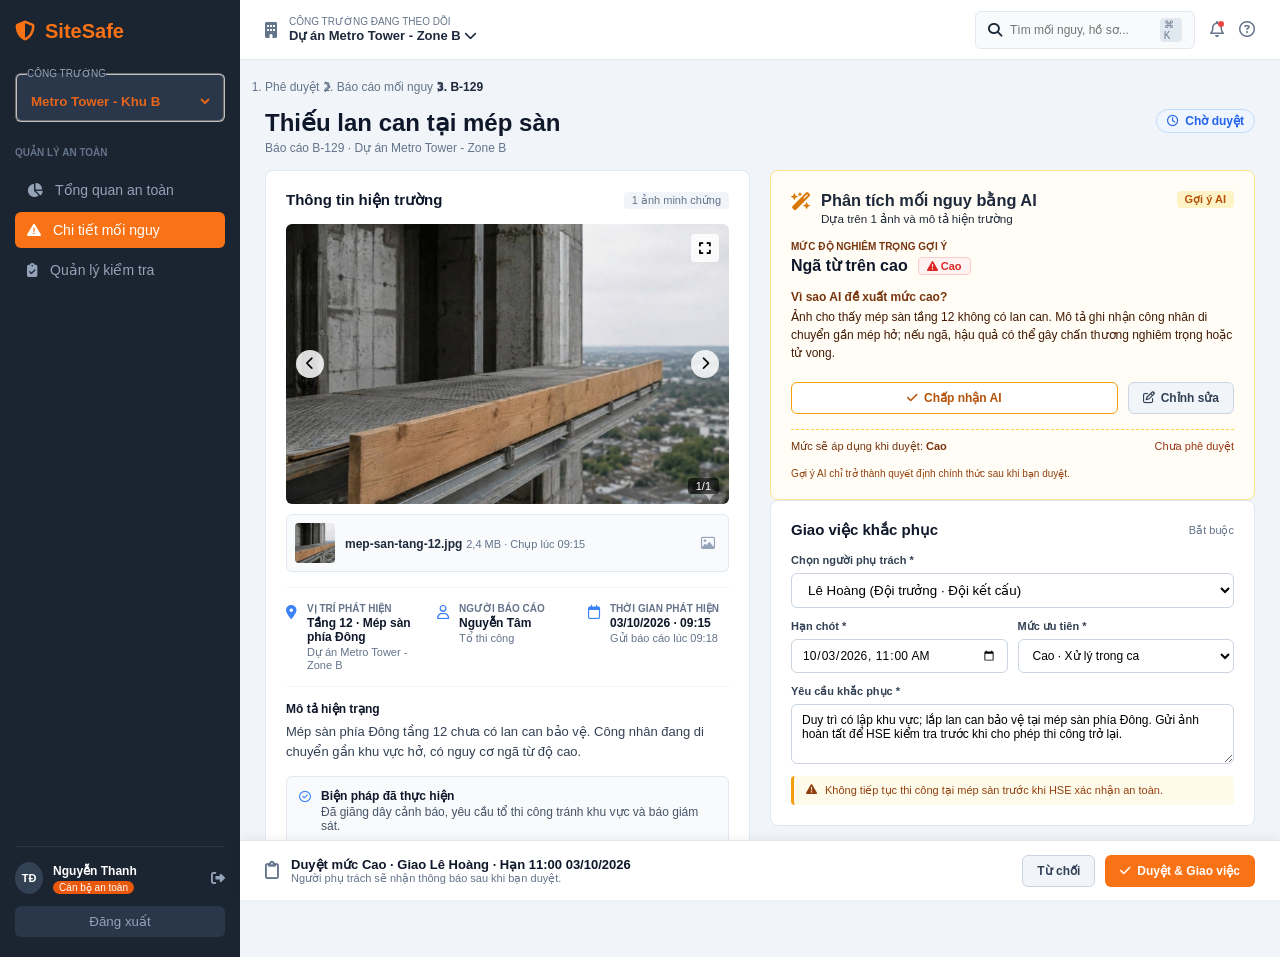
<file: index.html>
<!DOCTYPE html>
<html lang="vi">
<head>
    <meta charset="UTF-8">
    <meta name="viewport" content="width=device-width, initial-scale=1.0">
    <title>SiteSafe - Chi tiết mối nguy B-129</title>
    <link rel="stylesheet" href="https://cdnjs.cloudflare.com/ajax/libs/font-awesome/6.4.0/css/all.min.css">
    <link rel="stylesheet" href="css/style.css">
</head>
<body>
    <div class="khung-ung-dung">
        <aside class="thanh-ben">
            <header class="biieu-truong">
                <span class="bieu-tuong-biieu-truong"><i class="fa-solid fa-shield-halved"></i></span>
                <span class="van-ban-biieu-truong">SiteSafe</span>
            </header>

            <fieldset class="bo-chon-du-an">
                <legend class="nhan">CÔNG TRƯỜNG</legend>
                <select id="siteSelect">
                    <option value="1">Metro Tower - Khu B</option>
                    <option value="2">Metro Tower - Khu A</option>
                </select>
            </fieldset>

            <nav class="danh-muc-dieu-huong" aria-label="Điều hướng chính">
                <h2 class="nhan-danh-muc">QUẢN LÝ AN TOÀN</h2>
                <a href="#" class="muc-dieu-huong">
                    <i class="fa-solid fa-chart-pie"></i>
                    <span>Tổng quan an toàn</span>
                </a>
                <a href="#" class="muc-dieu-huong kich-hoat" aria-current="page">
                    <i class="fa-solid fa-triangle-exclamation"></i>
                    <span>Chi tiết mối nguy</span>
                </a>
                <a href="#" class="muc-dieu-huong">
                    <i class="fa-solid fa-clipboard-check"></i>
                    <span>Quản lý kiểm tra</span>
                </a>
            </nav>

            <footer class="ho-so-nguoi-dung">
                <span class="anh-da-dien">TĐ</span>
                <p class="thong-tin">
                    <strong class="ten">Nguyễn Thanh</strong>
                    <small class="vai-tro">Cán bộ an toàn</small>
                </p>
                <button type="button" class="nut-bieu-tuong-dang-xuat" title="Đăng xuất"><i class="fa-solid fa-right-from-bracket"></i></button>
            </footer>
            <button type="button" class="nut-dang-xuat">Đăng xuất</button>
        </aside>

        <main class="noi-dung-chinh">
            <header class="thanh-dau-trang">
                <div class="dau-trang-trai">
                    <i class="fa-solid fa-building bieu-tuong-xam"></i>
                    <p>
                        <small class="phu">CÔNG TRƯỜNG ĐANG THEO DÕI</small>
                        <strong class="du-an-hien-tai">Dự án Metro Tower - Zone B <i class="fa-solid fa-chevron-down"></i></strong>
                    </p>
                </div>
                <div class="dau-trang-phai">
                    <search class="o-tim-kiem">
                        <i class="fa-solid fa-magnifying-glass"></i>
                        <input type="search" placeholder="Tìm mối nguy, hồ sơ...">
                        <kbd class="phim-tat">⌘ K</kbd>
                    </search>
                    <button type="button" class="nut-bieu-tuong" aria-label="Thông báo"><i class="fa-regular fa-bell"></i><span class="huy-hieu-thong-bao"></span></button>
                    <button type="button" class="nut-bieu-tuong" aria-label="Trợ giúp"><i class="fa-regular fa-circle-question"></i></button>
                </div>
            </header>

            <div class="than-trang">
                <nav aria-label="Đường dẫn trang">
                    <ol class="duong-dan-trang">
                        <li><span>Phê duyệt</span> <i class="fa-solid fa-chevron-right"></i></li>
                        <li><span>Báo cáo mối nguy</span> <i class="fa-solid fa-chevron-right"></i></li>
                        <li class="hien-tai" aria-current="page">B-129</li>
                    </ol>
                </nav>

                <header class="tieu-de-chinh">
                    <div>
                        <h1>Thiếu lan can tại mép sàn</h1>
                        <p class="tieu-de-phu">Báo cáo B-129 · Dự án Metro Tower - Zone B</p>
                    </div>
                    <mark class="nhan-trang-thai cho-xu-ly"><i class="fa-regular fa-clock"></i> Chờ duyệt</mark>
                </header>

                <div class="luoi-noi-dung">
                    <section class="cot-trai">
                        <article class="the-noi-dung">
                            <header class="dau-the">
                                <h3>Thông tin hiện trường</h3>
                                <span class="nhan-trung-tinh">1 ảnh minh chứng</span>
                            </header>

                            <figure class="bo-suu-tap-anh">
                                <div class="khung-chua-anh">
                                    <img src="assets/image_e4fc7a30.jpg" alt="Hiện trường mép sàn" id="mainImg">
                                    <button type="button" class="nut-phong-to" id="expandBtn" aria-label="Phóng to ảnh"><i class="fa-solid fa-expand"></i></button>
                                    <button type="button" class="mui-ten-dieu-huong trai" aria-label="Ảnh trước"><i class="fa-solid fa-chevron-left"></i></button>
                                    <button type="button" class="mui-ten-dieu-huong phai" aria-label="Ảnh sau"><i class="fa-solid fa-chevron-right"></i></button>
                                    <figcaption class="bo-dem-anh">1/1</figcaption>
                                </div>
                                <div class="muc-anh-thu-nho kich-hoat">
                                    <img src="assets/image_e4fc7a30.jpg" alt="Ảnh thu nhỏ">
                                    <p class="thong-tin-thu-nho">
                                        <strong class="ten-tep">mep-san-tang-12.jpg</strong>
                                        <small class="mo-ta-tep">2,4 MB · Chụp lúc 09:15</small>
                                    </p>
                                    <i class="fa-regular fa-image bieu-tuong-thu-nho"></i>
                                </div>
                            </figure>

                            <dl class="luoi-thong-tin">
                                <div class="muc-thong-tin">
                                    <i class="fa-solid fa-location-dot bieu-tuong-xanh-duong"></i>
                                    <div>
                                        <dt class="nhan">VỊ TRÍ PHÁT HIỆN</dt>
                                        <dd class="gia-tri-in-dam">Tầng 12 · Mép sàn phía Đông</dd>
                                        <dd class="phu">Dự án Metro Tower - Zone B</dd>
                                    </div>
                                </div>
                                <div class="muc-thong-tin">
                                    <i class="fa-regular fa-user bieu-tuong-xanh-duong"></i>
                                    <div>
                                        <dt class="nhan">NGƯỜI BÁO CÁO</dt>
                                        <dd class="gia-tri-in-dam">Nguyễn Tâm</dd>
                                        <dd class="phu">Tổ thi công</dd>
                                    </div>
                                </div>
                                <div class="muc-thong-tin">
                                    <i class="fa-regular fa-calendar bieu-tuong-xanh-duong"></i>
                                    <div>
                                        <dt class="nhan">THỜI GIAN PHÁT HIỆN</dt>
                                        <dd class="gia-tri-in-dam"><time datetime="2026-10-03T09:15">03/10/2026 · 09:15</time></dd>
                                        <dd class="phu">Gửi báo cáo lúc 09:18</dd>
                                    </div>
                                </div>
                            </dl>

                            <section class="khoi-phan-doan">
                                <h4 class="tieu-de-phan-doan">Mô tả hiện trạng</h4>
                                <p class="van-ban-mo-ta">Mép sàn phía Đông tầng 12 chưa có lan can bảo vệ. Công nhân đang di chuyển gần khu vực hở, có nguy cơ ngã từ độ cao.</p>
                            </section>

                            <aside class="hop-hanh-dong-da-xuat-tri">
                                <i class="fa-regular fa-circle-check bieu-tuong-xanh-duong"></i>
                                <div>
                                    <strong>Biện pháp đã thực hiện</strong>
                                    <p>Đã giăng dây cảnh báo, yêu cầu tổ thi công tránh khu vực và báo giám sát.</p>
                                </div>
                            </aside>
                        </article>
                    </section>

                    <section class="cot-phai">
                        <article class="the-noi-dung the-tri-tue-nhan-tao" id="aiCard">
                            <header class="dau-the-tri-tue-nhan-tao">
                                <div class="tieu-de-tri-tue-nhan-tao">
                                    <i class="fa-solid fa-wand-magic-sparkles bieu-tuong-hoang-yen"></i>
                                    <div>
                                        <h3>Phân tích mối nguy bằng AI</h3>
                                        <small class="phu">Dựa trên 1 ảnh và mô tả hiện trường</small>
                                    </div>
                                </div>
                                <span class="the-danh-dau-ai">Gợi ý AI</span>
                            </header>

                            <div class="phan-doan-ai">
                                <span class="nhan-ai">MỨC ĐỘ NGHIÊM TRỌNG GỢI Ý</span>
                                <p class="hang-muc-ruo-ro-ai">
                                    <strong class="tieu-de-ruo-ro">Ngã từ trên cao</strong>
                                    <span class="nhan-rui-ro do"><i class="fa-solid fa-triangle-exclamation"></i> Cao</span>
                                </p>
                            </div>

                            <section class="phan-doan-ai">
                                <h4 class="nhan-ai-in-dam">Vì sao AI đề xuất mức cao?</h4>
                                <p class="van-ban-ai">Ảnh cho thấy mép sàn tầng 12 không có lan can. Mô tả ghi nhận công nhân di chuyển gần mép hở; nếu ngã, hậu quả có thể gây chấn thương nghiêm trọng hoặc tử vong.</p>
                            </section>

                            <div class="hanh-dong-ai">
                                <button type="button" class="nut nut-vien-hoang-yen" id="acceptAiBtn"><i class="fa-solid fa-check"></i> Chấp nhận AI</button>
                                <button type="button" class="nut nut-sang" id="editAiBtn"><i class="fa-regular fa-pen-to-square"></i> Chỉnh sửa</button>
                            </div>

                            <footer class="chan-the-ai">
                                <p>Mức sẽ áp dụng khi duyệt: <strong id="appliedRisk">Cao</strong></p>
                                <span class="chua-duoc-phe-duyet">Chưa phê duyệt</span>
                            </footer>
                            <small class="mieu-ta-khien-trach-ai">Gợi ý AI chỉ trở thành quyết định chính thức sau khi bạn duyệt.</small>
                        </article>

                        <section class="the-noi-dung">
                            <header class="dau-the">
                                <h3>Giao việc khắc phục</h3>
                                <span class="nhan-bat-buoc">Bắt buộc</span>
                            </header>

                            <form id="assignForm" class="bieu-mau-phan-cong">
                                <div class="nhom-bieu-mau">
                                    <label for="assigneeSelect">Chọn người phụ trách *</label>
                                    <select id="assigneeSelect" name="assignee" class="hop-chon-nguoi-dung">
                                        <option value="le-hoang">Lê Hoàng (Đội trưởng · Đội kết cấu)</option>
                                        <option value="tran-nam">Trần Nam (Giám sát · Đội an toàn)</option>
                                    </select>
                                </div>

                                <div class="hang-bieu-mau">
                                    <div class="nhom-bieu-mau co-dinh-ti-le-1">
                                        <label for="dueDateInput">Hạn chót *</label>
                                        <div class="hop-o-nhap-chua-bieu-tuong">
                                            <input type="datetime-local" value="2026-10-03T11:00" id="dueDateInput" name="dueDate">
                                        </div>
                                    </div>
                                    <div class="nhom-bieu-mau co-dinh-ti-le-1">
                                        <label for="prioritySelect">Mức ưu tiên *</label>
                                        <div class="hop-o-nhap-chua-bieu-tuong">
                                            <select id="prioritySelect" name="priority">
                                                <option value="high">Cao · Xử lý trong ca</option>
                                                <option value="medium">Trung bình</option>
                                                <option value="low">Thấp</option>
                                            </select>
                                        </div>
                                    </div>
                                </div>

                                <div class="nhom-bieu-mau">
                                    <label for="taskRequirement">Yêu cầu khắc phục *</label>
                                    <textarea id="taskRequirement" name="requirement" rows="3">Duy trì có lập khu vực; lắp lan can bảo vệ tại mép sàn phía Đông. Gửi ảnh hoàn tất để HSE kiểm tra trước khi cho phép thi công trở lại.</textarea>
                                </div>

                                <aside class="hop-canh-bao">
                                    <i class="fa-solid fa-triangle-exclamation"></i>
                                    <span>Không tiếp tục thi công tại mép sàn trước khi HSE xác nhận an toàn.</span>
                                </aside>
                            </form>
                        </section>
                    </section>
                </div>
            </div>

            <footer class="thanh-phe-duyet">
                <div class="thong-tin-thanh">
                    <i class="fa-regular fa-clipboard"></i>
                    <div>
                        <strong class="tieu-de-thanh" id="approvalSummary">Duyệt mức Cao · Giao Trần Nam · Hạn 12/12/2026 06:06 SA</strong>
                        <p class="phu-thanh">Người phụ trách sẽ nhận thông báo sau khi bạn duyệt.</p>
                    </div>
                </div>
                <div class="hanh-dong-thanh">
                    <button type="button" class="nut nut-phu-xam" id="rejectBtn">Từ chối</button>
                    <button type="button" class="nut nut-chinh-cam" id="approveBtn"><i class="fa-solid fa-check"></i> Duyệt & Giao việc</button>
                </div>
            </footer>
        </main>
    </div>

    <dialog class="lop-phu-cua-so" id="imageModal">
        <div class="noi-dung-anh-cua-so">
            <button type="button" class="nut-dong-cua-so" id="closeModalBtn" aria-label="Đóng"><i class="fa-solid fa-xmark"></i></button>
            <img src="assets/image_e4fc7a30.jpg" alt="Ảnh phóng to hiện trường">
        </div>
    </dialog>

    <div id="toastContainer" class="khung-chua-thong-bao-noi" aria-live="polite"></div>

    <script src="js/main.js"></script>
</body>
</html>
</file>
<file: css/style.css>
* {
    margin: 0;
    padding: 0;
    box-sizing: border-box;
    font-family: -apple-system, BlinkMacSystemFont, "Segoe UI", Roboto, Helvetica, Arial, sans-serif;
}

body {
    background-color: #f1f5f9;
    color: #1e293b;
    font-size: 14px;
}

.khung-ung-dung {
    display: flex;
    min-height: 100vh;
}

.thanh-ben {
    width: 240px;
    background-color: #1b2431;
    color: #fff;
    padding: 20px 15px;
    display: flex;
    flex-direction: column;
    flex-shrink: 0;
}

.biieu-truong {
    display: flex;
    align-items: center;
    gap: 10px;
    font-size: 20px;
    font-weight: 700;
    color: #f97316;
    margin-bottom: 25px;
}

.bo-chon-du-an {
    background-color: #2a3649;
    padding: 10px;
    border-radius: 6px;
    margin-bottom: 25px;
}

.bo-chon-du-an .nhan {
    font-size: 10px;
    color: #94a3b8;
    margin-bottom: 4px;
}

.bo-chon-du-an select {
    width: 100%;
    background: transparent;
    border: none;
    color: #e5651b;
    font-weight: 600;
    outline: none;
    cursor: pointer;
}

.nhan-danh-muc {
    font-size: 10px;
    color: #64748b;
    margin-bottom: 10px;
    font-weight: 700;
}

.danh-muc-dieu-huong {
    display: flex;
    flex-direction: column;
    gap: 4px;
    flex-grow: 1;
}

.muc-dieu-huong {
    display: flex;
    align-items: center;
    gap: 12px;
    padding: 10px 12px;
    color: #94a3b8;
    text-decoration: none;
    border-radius: 6px;
    font-weight: 500;
}

.muc-dieu-huong.kich-hoat, .muc-dieu-huong:hover {
    background-color: #f97316;
    color: #fff;
}

.ho-so-nguoi-dung {
    display: flex;
    align-items: center;
    gap: 10px;
    padding-top: 15px;
    border-top: 1px solid #2a3649;
}

.anh-da-dien {
    width: 32px;
    height: 32px;
    background-color: #334155;
    border-radius: 50%;
    display: flex;
    align-items: center;
    justify-content: center;
    font-size: 11px;
    font-weight: 700;
}

.ho-so-nguoi-dung .ten {
    font-size: 12px;
    font-weight: 600;
}

.ho-so-nguoi-dung .vai-tro {
    font-size: 10px;
    background-color: #ea580c;
    color: #fff;
    padding: 1px 6px;
    border-radius: 10px;
    display: inline-block;
    margin-top: 2px;
}

.nut-bieu-tuong-dang-xuat {
    background: none;
    border: none;
    color: #94a3b8;
    cursor: pointer;
    margin-left: auto;
    font-size: 14px;
}

.nut-dang-xuat {
    width: 100%;
    margin-top: 12px;
    padding: 8px;
    background-color: #2a3649;
    border: none;
    color: #94a3b8;
    border-radius: 6px;
    cursor: pointer;
    font-weight: 500;
}

.noi-dung-chinh {
    flex-grow: 1;
    display: flex;
    flex-direction: column;
    position: relative;
    padding-bottom: 70px;
}

.thanh-dau-trang {
    height: 60px;
    background-color: #fff;
    border-bottom: 1px solid #e2e8f0;
    display: flex;
    align-items: center;
    justify-content: space-between;
    padding: 0 25px;
}

.dau-trang-trai {
    display: flex;
    align-items: center;
    gap: 12px;
}

.bieu-tuong-xam {
    color: #64748b;
    font-size: 16px;
}

.dau-trang-trai .phu {
    font-size: 10px;
    color: #64748b;
    display: block;
}

.du-an-hien-tai {
    font-weight: 600;
    font-size: 13px;
    cursor: pointer;
}

.dau-trang-phai {
    display: flex;
    align-items: center;
    gap: 15px;
}

.o-tim-kiem {
    background-color: #f8fafc;
    border: 1px solid #e2e8f0;
    padding: 6px 12px;
    border-radius: 6px;
    display: flex;
    align-items: center;
    gap: 8px;
    width: 220px;
}

.o-tim-kiem input {
    border: none;
    background: transparent;
    outline: none;
    width: 100%;
    font-size: 12px;
}

.phim-tat {
    font-size: 10px;
    background: #e2e8f0;
    padding: 1px 4px;
    border-radius: 4px;
    color: #64748b;
}

.nut-bieu-tuong {
    background: none;
    border: none;
    font-size: 16px;
    color: #64748b;
    cursor: pointer;
    position: relative;
}

.huy-hieu-thong-bao {
    position: absolute;
    top: 0;
    right: 0;
    width: 6px;
    height: 6px;
    background-color: #ef4444;
    border-radius: 50%;
}

.than-trang {
    padding: 20px 25px;
    display: flex;
    flex-direction: column;
    gap: 15px;
}

.duong-dan-trang {
    font-size: 12px;
    color: #64748b;
    display: flex;
    align-items: center;
    gap: 6px;
}

.duong-dan-trang .hien-tai {
    color: #1e293b;
    font-weight: 600;
}

.tieu-de-chinh {
    display: flex;
    justify-content: space-between;
    align-items: flex-start;
}

.tieu-de-chinh h1 {
    font-size: 24px;
    color: #0f172a;
    font-weight: 700;
}

.tieu-de-phu {
    font-size: 12px;
    color: #64748b;
    margin-top: 4px;
}

.nhan-trang-thai {
    padding: 4px 10px;
    border-radius: 20px;
    font-size: 12px;
    font-weight: 600;
    display: inline-flex;
    align-items: center;
    gap: 6px;
}

.nhan-trang-thai.cho-xu-ly {
    background-color: #eff6ff;
    color: #2563eb;
    border: 1px solid #bfdbfe;
}

.luoi-noi-dung {
    display: grid;
    grid-template-columns: 1fr 1fr;
    gap: 20px;
}

.the-noi-dung {
    background-color: #fff;
    border-radius: 8px;
    border: 1px solid #e2e8f0;
    padding: 20px;
    display: flex;
    flex-direction: column;
    gap: 15px;
}

.dau-the {
    display: flex;
    justify-content: space-between;
    align-items: center;
}

.dau-the h3 {
    font-size: 15px;
    font-weight: 700;
    color: #0f172a;
}

.nhan-trung-tinh {
    font-size: 11px;
    color: #64748b;
    background-color: #f1f5f9;
    padding: 2px 8px;
    border-radius: 4px;
}

.bo-suu-tap-anh {
    display: flex;
    flex-direction: column;
    gap: 10px;
}

.khung-chua-anh {
    position: relative;
    width: 100%;
    height: 280px;
    border-radius: 6px;
    overflow: hidden;
    background-color: #000;
}

.khung-chua-anh img {
    width: 100%;
    height: 100%;
    object-fit: cover;
}

.nut-phong-to {
    position: absolute;
    top: 10px;
    right: 10px;
    background: rgba(255, 255, 255, 0.85);
    border: none;
    width: 28px;
    height: 28px;
    border-radius: 4px;
    cursor: pointer;
}

.mui-ten-dieu-huong {
    position: absolute;
    top: 50%;
    transform: translateY(-50%);
    background: rgba(255, 255, 255, 0.85);
    border: none;
    width: 28px;
    height: 28px;
    border-radius: 50%;
    cursor: pointer;
    display: flex;
    align-items: center;
    justify-content: center;
}

.mui-ten-dieu-huong.trai { left: 10px; }
.mui-ten-dieu-huong.phai { right: 10px; }

.bo-dem-anh {
    position: absolute;
    bottom: 10px;
    right: 10px;
    background: rgba(0, 0, 0, 0.6);
    color: #fff;
    font-size: 11px;
    padding: 2px 8px;
    border-radius: 4px;
}

.muc-anh-thu-nho {
    display: flex;
    align-items: center;
    gap: 10px;
    padding: 8px;
    border: 1px solid #e2e8f0;
    border-radius: 6px;
    background-color: #f8fafc;
}

.muc-anh-thu-nho img {
    width: 40px;
    height: 40px;
    object-fit: cover;
    border-radius: 4px;
}

.thong-tin-thu-nho {
    flex-grow: 1;
}

.thong-tin-thu-nho .ten-tep {
    font-size: 12px;
    font-weight: 600;
}

.thong-tin-thu-nho .mo-ta-tep {
    font-size: 11px;
    color: #64748b;
}

.bieu-tuong-thu-nho {
    color: #94a3b8;
    margin-right: 5px;
}

.luoi-thong-tin {
    display: grid;
    grid-template-columns: repeat(3, 1fr);
    gap: 10px;
    padding: 15px 0;
    border-top: 1px solid #f1f5f9;
    border-bottom: 1px solid #f1f5f9;
}

.muc-thong-tin {
    display: flex;
    gap: 10px;
}

.bieu-tuong-xanh-duong {
    color: #3b82f6;
    margin-top: 2px;
}

.muc-thong-tin .nhan {
    font-size: 10px;
    color: #64748b;
    font-weight: 600;
}

.muc-thong-tin .gia-tri-in-dam {
    font-size: 12px;
    font-weight: 700;
    color: #0f172a;
    margin: 2px 0;
}

.muc-thong-tin .phu {
    font-size: 11px;
    color: #64748b;
}

.khoi-phan-doan {
    display: flex;
    flex-direction: column;
    gap: 6px;
}

.tieu-de-phan-doan {
    font-size: 12px;
    font-weight: 700;
    color: #0f172a;
}

.van-ban-mo-ta {
    font-size: 13px;
    color: #334155;
    line-height: 1.5;
}

.hop-hanh-dong-da-xuat-tri {
    background-color: #f8fafc;
    border: 1px solid #e2e8f0;
    border-radius: 6px;
    padding: 12px;
    display: flex;
    gap: 10px;
    font-size: 12px;
}

.hop-hanh-dong-da-xuat-tri strong {
    display: block;
    color: #0f172a;
    margin-bottom: 2px;
}

.hop-hanh-dong-da-xuat-tri p {
    color: #475569;
}

.the-tri-tue-nhan-tao {
    border: 1px solid #fde68a;
    background-color: #fffdf5;
}

.dau-the-tri-tue-nhan-tao {
    display: flex;
    justify-content: space-between;
    align-items: flex-start;
}

.tieu-de-tri-tue-nhan-tao {
    display: flex;
    gap: 10px;
}

.bieu-tuong-hoang-yen {
    color: #d97706;
    font-size: 18px;
    margin-top: 2px;
}

.the-danh-dau-ai {
    background-color: #fef3c7;
    color: #b45309;
    font-size: 11px;
    font-weight: 600;
    padding: 2px 8px;
    border-radius: 4px;
}

.phan-doan-ai {
    display: flex;
    flex-direction: column;
    gap: 4px;
}

.nhan-ai {
    font-size: 10px;
    color: #78350f;
    font-weight: 700;
}

.nhan-ai-in-dam {
    font-size: 12px;
    font-weight: 700;
    color: #78350f;
}

.hang-muc-ruo-ro-ai {
    display: flex;
    align-items: center;
    gap: 10px;
}

.tieu-de-ruo-ro {
    font-size: 16px;
    font-weight: 700;
    color: #0f172a;
}

.nhan-rui-ro.do {
    background-color: #fef2f2;
    color: #dc2626;
    border: 1px solid #fecaca;
    font-size: 11px;
    font-weight: 700;
    padding: 2px 8px;
    border-radius: 4px;
}

.van-ban-ai {
    font-size: 12px;
    color: #451a03;
    line-height: 1.5;
}

.hanh-dong-ai {
    display: flex;
    gap: 10px;
    margin-top: 5px;
}

.nut {
    padding: 8px 14px;
    border-radius: 6px;
    font-size: 12px;
    font-weight: 600;
    cursor: pointer;
    border: 1px solid transparent;
    display: inline-flex;
    align-items: center;
    gap: 6px;
}

.nut-vien-hoang-yen {
    background-color: #fff;
    border-color: #f59e0b;
    color: #b45309;
    flex: 1;
    justify-content: center;
}

.nut-sang {
    background-color: #f1f5f9;
    color: #334155;
    border-color: #cbd5e1;
}

.chan-the-ai {
    display: flex;
    justify-content: space-between;
    font-size: 11px;
    color: #78350f;
    padding-top: 10px;
    border-top: 1px dashed #fcd34d;
}

.chua-duoc-phe-duyet {
    color: #9a3412;
}

.mieu-ta-khien-trach-ai {
    font-size: 10px;
    color: #92400e;
}

.nhan-bat-buoc {
    font-size: 11px;
    color: #64748b;
}

.bieu-mau-phan-cong {
    display: flex;
    flex-direction: column;
    gap: 12px;
}

.nhom-bieu-mau {
    display: flex;
    flex-direction: column;
    gap: 6px;
}

.nhom-bieu-mau label {
    font-size: 11px;
    font-weight: 600;
    color: #334155;
}

.hop-chon-nguoi-dung {
    border: 1px solid #cbd5e1;
    border-radius: 6px;
    padding: 8px 12px;
    display: flex;
    align-items: center;
    gap: 10px;
    cursor: pointer;
    background-color: #fff;
}

.anh-da-dien-nguoi-dung-nho {
    width: 28px;
    height: 28px;
    background-color: #e2e8f0;
    border-radius: 50%;
    display: flex;
    align-items: center;
    justify-content: center;
    font-size: 10px;
    font-weight: 700;
}

.thong-tin-nguoi-dung-nho {
    flex-grow: 1;
}

.thong-tin-nguoi-dung-nho .ten {
    font-size: 12px;
    font-weight: 600;
}

.thong-tin-nguoi-dung-nho .phu {
    font-size: 10px;
    color: #64748b;
}

.hop-chon-nguoi-dung .mui-ten {
    color: #64748b;
    font-size: 12px;
}

.hang-bieu-mau {
    display: flex;
    gap: 10px;
}

.co-dinh-ti-le-1 { flex: 1; }

.hop-o-nhap-chua-bieu-tuong {
    position: relative;
    display: flex;
    align-items: center;
}

.hop-o-nhap-chua-bieu-tuong input, .hop-o-nhap-chua-bieu-tuong select {
    width: 100%;
    border: 1px solid #cbd5e1;
    border-radius: 6px;
    padding: 8px 10px;
    font-size: 12px;
    outline: none;
    background-color: #fff;
}

.hop-o-nhap-chua-bieu-tuong i {
    position: absolute;
    right: 10px;
    color: #64748b;
    pointer-events: none;
    font-size: 12px;
}

textarea {
    width: 100%;
    border: 1px solid #cbd5e1;
    border-radius: 6px;
    padding: 8px 10px;
    font-size: 12px;
    outline: none;
    resize: vertical;
}

.hop-canh-bao {
    background-color: #fffbeb;
    border-left: 3px solid #f59e0b;
    padding: 8px 12px;
    border-radius: 4px;
    display: flex;
    gap: 8px;
    font-size: 11px;
    color: #92400e;
}

.thanh-phe-duyet {
    position: fixed;
    bottom: 0;
    right: 0;
    left: 240px;
    height: 60px;
    background-color: #fff;
    border-top: 1px solid #e2e8f0;
    display: flex;
    align-items: center;
    justify-content: space-between;
    padding: 0 25px;
    box-shadow: 0 -2px 10px rgba(0, 0, 0, 0.05);
    z-index: 100;
}

.thong-tin-thanh {
    display: flex;
    align-items: center;
    gap: 12px;
}

.thong-tin-thanh i {
    font-size: 18px;
    color: #64748b;
}

.tieu-de-thanh {
    font-size: 13px;
    font-weight: 700;
    color: #0f172a;
}

.phu-thanh {
    font-size: 11px;
    color: #64748b;
}

.hanh-dong-thanh {
    display: flex;
    gap: 10px;
}

.nut-phu-xam {
    background-color: #f1f5f9;
    color: #334155;
    border: 1px solid #cbd5e1;
}

.nut-chinh-cam {
    background-color: #f97316;
    color: #fff;
}

.lop-phu-cua-so {
    display: none;
    position: fixed;
    top: 0;
    left: 0;
    width: 100%;
    height: 100%;
    background: rgba(0, 0, 0, 0.8);
    z-index: 1000;
    justify-content: center;
    align-items: center;
}

.lop-phu-cua-so.kich-hoat {
    display: flex;
}

.noi-dung-anh-cua-so {
    position: relative;
    max-width: 90%;
    max-height: 90%;
}

.noi-dung-anh-cua-so img {
    max-width: 100%;
    max-height: 85vh;
    border-radius: 8px;
}

.nut-dong-cua-so {
    position: absolute;
    top: -40px;
    right: 0;
    background: none;
    border: none;
    color: #fff;
    font-size: 24px;
    cursor: pointer;
}

.khung-chua-thong-bao-noi {
    position: fixed;
    top: 20px;
    right: 20px;
    display: flex;
    flex-direction: column;
    gap: 10px;
    z-index: 2000;
}

.thong-bao-noi {
    background-color: #0f172a;
    color: #fff;
    padding: 12px 16px;
    border-radius: 6px;
    font-size: 13px;
    display: flex;
    align-items: center;
    gap: 10px;
    box-shadow: 0 4px 12px rgba(0, 0, 0, 0.15);
}

.thong-bao-noi.thanh-cong { border-left: 4px solid #22c55e; }
.thong-bao-noi.nguy-hiem { border-left: 4px solid #ef4444; }

@media (max-width: 1024px) {
    .luoi-noi-dung {
        grid-template-columns: 1fr;
    }

    .luoi-thong-tin {
        grid-template-columns: repeat(2, 1fr);
    }

    .o-tim-kiem {
        width: 160px;
    }
}


@media (max-width: 768px) {
    .khung-ung-dung {
        flex-direction: column;
    }

    .thanh-ben {
        width: 100%;
        padding: 15px;
    }

    .danh-muc-dieu-huong {
        flex-direction: row;
        overflow-x: auto;
        padding-bottom: 5px;
    }

    .muc-dieu-huong {
        white-space: nowrap;
    }

    .thanh-dau-trang {
        padding: 0 15px;
    }

    .o-tim-kiem {
        display: none; 
    }

    .than-trang {
        padding: 15px;
    }

    .luoi-thong-tin {
        grid-template-columns: 1fr;
    }

    .thanh-phe-duyet {
        left: 0;
        padding: 0 15px;
    }

    .tieu-de-thanh {
        font-size: 12px;
    }

    .phu-thanh {
        display: none;
    }
}

@media (max-width: 480px) {
    .tieu-de-chinh {
        flex-direction: column;
        gap: 10px;
        align-items: flex-start;
    }

    .hang-bieu-mau {
        flex-direction: column;
    }

    .hanh-dong-ai {
        flex-direction: column;
    }

    .thanh-phe-duyet {
        height: auto;
        padding: 12px 15px;
        flex-direction: column;
        gap: 10px;
    }

    .thong-tin-thanh {
        width: 100%;
    }

    .hanh-dong-thanh {
        width: 100%;
    }

    .hanh-dong-thanh .nut {
        flex: 1;
        justify-content: center;
    }

    .noi-dung-chinh {
        padding-bottom: 120px; 
    }
}
</file>
